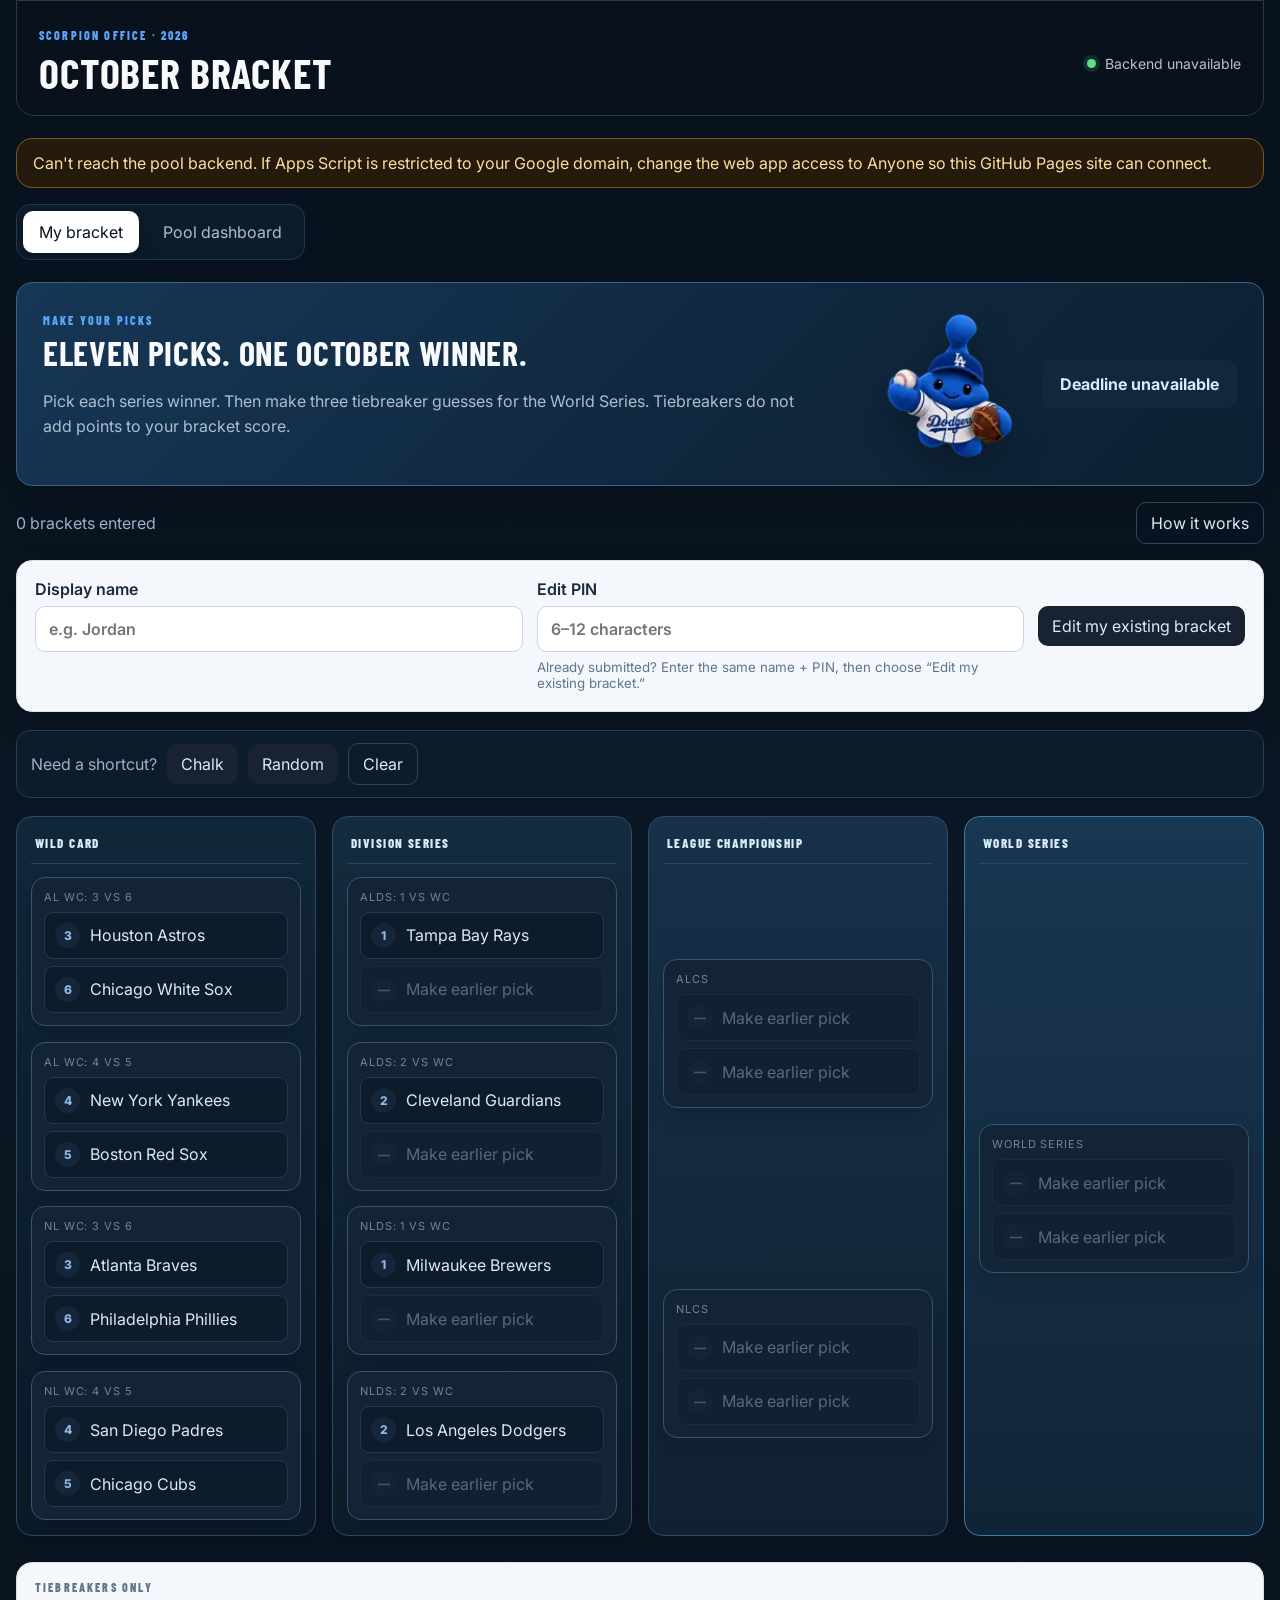
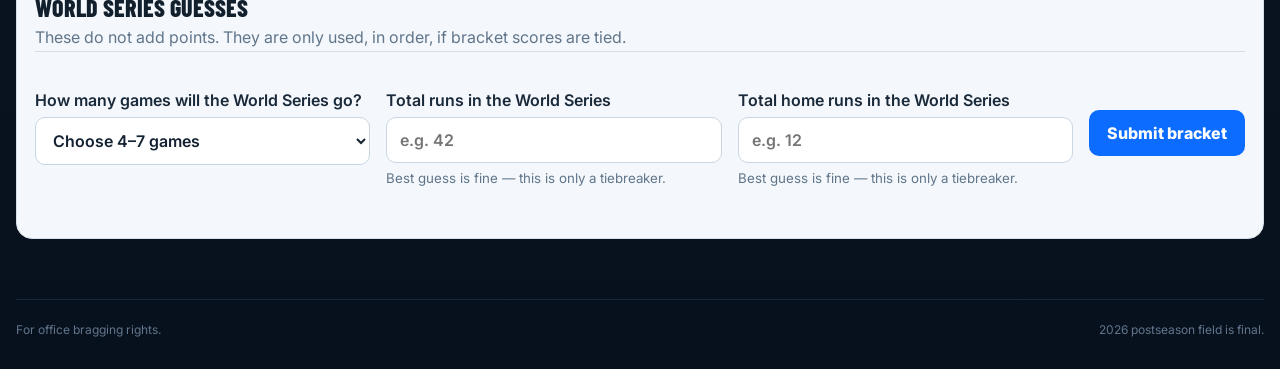
<file: mlb-playoff-pool/index.html>
<!doctype html>
<html lang="en">
<head>
  <meta charset="utf-8">
  <meta name="viewport" content="width=device-width,initial-scale=1">
  <meta name="theme-color" content="#08111f">
  <title>Scorpion Office MLB Playoff Pool</title>
  <link rel="preconnect" href="https://fonts.googleapis.com">
  <link rel="preconnect" href="https://fonts.gstatic.com" crossorigin>
  <link href="https://fonts.googleapis.com/css2?family=Barlow+Condensed:wght@600;700;800;900&family=Inter:wght@400;500;600;700&display=swap" rel="stylesheet">
  <link rel="stylesheet" href="./styles.css?v=20260929-7">
</head>
<body>
  <header class="site-header">
    <div>
      <p class="eyebrow">SCORPION OFFICE · 2026</p>
      <h1>October Bracket</h1>
    </div>
    <div class="header-status">
      <span id="lockDot" class="status-dot"></span>
      <span id="lockLabel">Checking pool…</span>
    </div>
  </header>

  <main>
    <section id="setupBanner" class="notice warning hidden">
      <strong>One setup step remains.</strong>
      Add the deployed Google Apps Script Web App URL to <code>config.js</code>.
    </section>

    <nav class="tabs" aria-label="Pool views">
      <button class="tab active" data-view="picks">My bracket</button>
      <button class="tab" data-view="dashboard">Pool dashboard</button>
    </nav>

    <section id="picksView" class="view active">
      <div class="hero-card">
        <div class="hero-copy">
          <p class="eyebrow">MAKE YOUR PICKS</p>
          <h2>Eleven picks. One October winner.</h2>
          <p class="subtle">Pick each series winner. Then make three tiebreaker guesses for the World Series. Tiebreakers do not add points to your bracket score.</p>
        </div>
        <div class="hero-side">
          <img id="heroScorpy" class="hero-scorpy" src="./assets/scorpy-dodgers.svg?v=1" alt="Scorpy in a Dodgers baseball outfit">
          <div id="countdown" class="countdown">Deadline loading…</div>
        </div>
      </div>

      <div id="commissionerNote" class="notice note hidden"></div>
      <div class="pool-meta">
        <span id="entryCount">0 brackets entered</span>
        <button id="rulesBtn" class="chip ghost" type="button">How it works</button>
      </div>
      <div id="rulesPanel" class="panel rules-panel hidden">
        <div class="panel-heading"><h3>How it works</h3><span>Office bragging rights</span></div>
        <div class="rules-grid">
          <div><strong>Scoring</strong><span>1 point per correct series winner, 11 points max.</span></div>
          <div><strong>Tiebreaker</strong><span>After bracket score: closest WS games, then total runs, then total home runs. Tiebreakers do not add points.</span></div>
          <div><strong>Privacy</strong><span>Other brackets stay hidden until the pool locks.</span></div>
          <div><strong>Edits</strong><span>Use your name + edit PIN to reopen your bracket before lock.</span></div>
        </div>
      </div>

      <div class="identity-card">
        <label>
          <span class="field-title">Display name</span>
          <input id="nameInput" autocomplete="name" maxlength="40" placeholder="e.g. Jordan">
        </label>
        <label>
          <span class="field-title">Edit PIN</span>
          <input id="pinInput" type="password" inputmode="text" maxlength="12" placeholder="6–12 characters">
          <small>Already submitted? Enter the same name + PIN, then choose “Edit my existing bracket.”</small>
        </label>
        <button id="loadMineBtn" class="secondary">Edit my existing bracket</button>
      </div>

      <div class="quick-picks">
        <span>Need a shortcut?</span>
        <button id="chalkBtn" class="chip">Chalk</button>
        <button id="randomBtn" class="chip">Random</button>
        <button id="clearBtn" class="chip ghost">Clear</button>
      </div>

      <div id="bracket" class="bracket" aria-live="polite"></div>

      <div class="submit-card">
        <div class="tiebreaker-intro">
          <p class="eyebrow">TIEBREAKERS ONLY</p>
          <h3>World Series guesses</h3>
          <p>These do not add points. They are only used, in order, if bracket scores are tied.</p>
        </div>
        <label>
          <span class="field-title">How many games will the World Series go?</span>
          <select id="wsGames">
            <option value="">Choose 4–7 games</option>
            <option value="4">4 games</option>
            <option value="5">5 games</option>
            <option value="6">6 games</option>
            <option value="7">7 games</option>
          </select>
        </label>
        <label>
          <span class="field-title">Total runs in the World Series</span>
          <input id="wsRuns" type="number" inputmode="numeric" min="1" max="150" placeholder="e.g. 42">
          <small>Best guess is fine — this is only a tiebreaker.</small>
        </label>
        <label>
          <span class="field-title">Total home runs in the World Series</span>
          <input id="wsHRs" type="number" inputmode="numeric" min="0" max="80" placeholder="e.g. 12">
          <small>Best guess is fine — this is only a tiebreaker.</small>
        </label>
        <label id="overrideWrap" class="hidden">
          Commissioner password
          <input id="overridePassword" type="password" autocomplete="current-password" placeholder="Required after lock">
        </label>
        <button id="submitBtn" class="primary">Submit bracket</button>
        <p id="submitMessage" class="form-message"></p>
        <div id="submissionReceipt" class="receipt hidden"></div>
      </div>
    </section>

    <section id="dashboardView" class="view">
      <div class="dashboard-top">
        <div>
          <p class="eyebrow">LIVE POOL</p>
          <h2>Scoreboard</h2>
        </div>
        <div class="dashboard-actions">
          <div class="la-scorpy-badge" aria-label="Dodgers Scorpy">
            <img id="dashboardScorpy" class="dashboard-scorpy" src="./assets/scorpy-dodgers.svg?v=1" alt="Scorpy in a Dodgers baseball outfit">
          </div>
          <div class="dashboard-refresh-meta">
            <span id="dashboardUpdatedAt">Updating…</span>
            <button id="refreshDashboardBtn" class="secondary">Refresh</button>
          </div>
        </div>
      </div>
      <div id="dashboardLocked" class="notice">Everyone else's picks will appear here once the pool locks.</div>
      <div id="dashboardContent" class="hidden">
        <article class="panel bracket-panel">
          <div class="panel-heading bracket-heading">
            <div>
              <p class="eyebrow">POSTSEASON PICTURE</p>
              <h3>Live bracket</h3>
            </div>
            <span>Bracket path + pool pick percentages</span>
          </div>
          <div id="liveBracket"></div>
        </article>

        <div class="dashboard-grid dashboard-grid-lower">
          <article class="panel leaderboard-panel">
            <div class="panel-heading"><h3>Leaderboard</h3><span>1 point per correct series pick</span></div>
            <div id="leaderboard" class="leaderboard-scroll"></div>
          </article>
          <article class="panel on-deck-panel">
            <div class="panel-heading"><h3>On deck</h3><span>MLB schedule + probable starters · live</span></div>
            <div id="games" class="games-scroll"></div>
          </article>
        </div>
      </div>
    </section>
  </main>

  <footer>
    <span>For office bragging rights.</span>
    <span>2026 postseason field is final.</span>
  </footer>

  <script src="./config.js"></script>
  <script src="./app.js?v=20260929-7"></script>
</body>
</html>
</file>
<file: mlb-playoff-pool/styles.css>
*{box-sizing:border-box}body{margin:0;background:#06090d;color:#f7f9fc;font-family:Inter,system-ui,sans-serif}button,input,select{font:inherit}.site-header,main,footer{width:min(1440px,calc(100% - 32px));margin:auto}.site-header{display:flex;justify-content:space-between;gap:24px;align-items:center;padding:28px 0 18px;border-bottom:1px solid #213149}.eyebrow{margin:0 0 6px;color:#5ba7ff;font:800 12px/1 "Barlow Condensed",sans-serif;letter-spacing:.18em}.site-header h1,.hero-card h2,.dashboard-top h2,.admin-card h2{margin:0;font-family:"Barlow Condensed",sans-serif;text-transform:uppercase;letter-spacing:.02em}.site-header h1{font-size:42px}.header-status{display:flex;align-items:center;gap:9px;color:#b7c4d6;font-size:14px}.status-dot{width:9px;height:9px;border-radius:50%;background:#8492a6;box-shadow:0 0 0 4px #8492a61c}.status-dot.live{background:#5be38b;box-shadow:0 0 0 4px #5be38b22}.status-dot.locked{background:#ffb454;box-shadow:0 0 0 4px #ffb45422}main{padding:22px 0 60px}.tabs{display:flex;gap:8px;margin:0 0 22px;overflow:auto}.tab,.chip,.secondary,.primary{border:0;border-radius:10px;cursor:pointer}.tab{padding:11px 16px;background:#111821;color:#aebed1}.tab.active{background:#ffffff;color:#07111d}.view{display:none}.view.active{display:block}.hero-card,.identity-card,.submit-card,.admin-card,.panel,.notice{background:#111720;border:1px solid #273240;border-radius:16px}.hero-card{display:flex;justify-content:space-between;gap:24px;align-items:center;padding:26px}.hero-card h2,.dashboard-top h2,.admin-card h2{font-size:34px}.subtle{color:#aebed1;max-width:760px;line-height:1.55}.countdown{padding:14px 18px;border-radius:12px;background:#13263e;color:#d9e9ff;font-weight:700;white-space:nowrap}.identity-card{display:grid;grid-template-columns:1fr 1fr auto;gap:14px;align-items:end;margin-top:16px;padding:18px}.identity-card label,.submit-card label,.admin-card label{display:grid;gap:7px;color:#d4deea;font-weight:600}.identity-card small{color:#8293a8;font-weight:400}input,select{width:100%;border:1px solid #31445f;background:#06090d;color:#fff;border-radius:10px;padding:12px 13px;outline:none}input:focus,select:focus{border-color:#5ba7ff;box-shadow:0 0 0 3px #5ba7ff18}.quick-picks{display:flex;gap:10px;align-items:center;margin:18px 0;color:#9cb0c7}.chip,.secondary{padding:10px 14px;background:#182230;color:#dbe9f8}.chip.ghost{background:transparent;border:1px solid #31445f}.primary{padding:12px 18px;background:#0b6cff;color:#fff;font-weight:800}.primary:disabled,.secondary:disabled,.chip:disabled{opacity:.45;cursor:not-allowed}.bracket{display:grid;grid-template-columns:repeat(4,minmax(240px,1fr));gap:14px;overflow:auto;padding-bottom:8px}.round{display:grid;gap:12px;align-content:start}.round-title{display:flex;justify-content:space-between;align-items:baseline;color:#9cb0c7;text-transform:uppercase;font:800 13px "Barlow Condensed",sans-serif;letter-spacing:.11em}.matchup{background:#111720;border:1px solid #273240;border-radius:14px;padding:12px}.matchup-label{color:#72849a;font-size:11px;text-transform:uppercase;letter-spacing:.08em;margin-bottom:8px}.team-btn{width:100%;display:flex;align-items:center;gap:10px;text-align:left;background:#0a1421;color:#dfe8f3;border:1px solid #263851;border-radius:9px;padding:10px;margin-top:7px;cursor:pointer}.team-btn:hover{border-color:#4b6e9d}.team-btn.selected{border-color:#5ba7ff;background:#102a47;color:#fff}.seed{display:grid;place-items:center;width:25px;height:25px;border-radius:50%;background:#16263a;color:#8eb7e7;font-weight:800;font-size:12px}.team-btn.disabled{opacity:.35;cursor:not-allowed}.submit-card{display:grid;grid-template-columns:minmax(220px,320px) minmax(220px,320px) auto;gap:16px;align-items:end;margin-top:18px;padding:18px}.form-message{grid-column:1/-1;margin:0;color:#9cb0c7}.form-message.success{color:#6ce19a}.form-message.error{color:#ff8f8f}.dashboard-top{display:flex;justify-content:space-between;align-items:center;margin-bottom:16px}.dashboard-grid{display:grid;grid-template-columns:1.2fr 1fr;gap:16px}.panel{padding:18px;margin-bottom:16px}.panel-heading{display:flex;justify-content:space-between;align-items:baseline;gap:18px;margin-bottom:14px}.panel-heading h3{margin:0;font:800 22px "Barlow Condensed",sans-serif;text-transform:uppercase}.panel-heading span{color:#7f91a8;font-size:12px}.leader-row{display:grid;grid-template-columns:36px 1fr auto;gap:10px;align-items:center;padding:11px 0;border-bottom:1px solid #1d2b3d}.rank{font-weight:900;color:#5ba7ff}.score{font-weight:900}.game{padding:12px 0;border-bottom:1px solid #1d2b3d}.game-top{display:flex;justify-content:space-between;gap:12px;font-weight:700}.game-meta{margin-top:5px;color:#8798ad;font-size:12px}.popularity-grid{display:grid;grid-template-columns:repeat(auto-fit,minmax(220px,1fr));gap:12px}.pop-card{background:#091522;border-radius:11px;padding:12px}.pop-card strong{display:block;margin-bottom:8px}.bar{height:7px;background:#1b2a3c;border-radius:999px;overflow:hidden}.bar i{display:block;height:100%;background:#4da3ff}.notice{padding:14px 16px;color:#cbd9e8;margin-bottom:16px}.warning{border-color:#7b5a1e;background:#241b0d;color:#ffdca0}.hidden{display:none!important}.admin-card{padding:22px;margin-bottom:16px}.admin-card label{max-width:420px}.admin-actions{display:flex;gap:10px;margin-top:14px}.result-row{display:grid;grid-template-columns:180px 1fr;gap:14px;align-items:center;padding:10px 0;border-bottom:1px solid #1c2c40}.result-row label{color:#93a5bb;font-size:13px}footer{display:flex;justify-content:space-between;gap:16px;padding:22px 0 32px;color:#62758c;font-size:12px;border-top:1px solid #19293c}@media(max-width:900px){.identity-card,.submit-card,.dashboard-grid{grid-template-columns:1fr}.bracket{grid-template-columns:repeat(4,280px)}.hero-card{align-items:flex-start;flex-direction:column}.site-header{align-items:flex-start}.site-header h1{font-size:34px}.result-row{grid-template-columns:1fr}.submit-card .form-message{grid-column:auto}}
.pool-meta{display:flex;justify-content:space-between;align-items:center;gap:12px;margin:16px 0;color:#9cb0c7}
.rules-panel{margin-bottom:16px}
.rules-grid{display:grid;grid-template-columns:repeat(4,1fr);gap:12px}
.rules-grid>div{background:#0b1119;border:1px solid #25303d;border-radius:12px;padding:14px}
.rules-grid strong,.rules-grid span{display:block}.rules-grid strong{margin-bottom:6px;color:#fff}.rules-grid span{color:#8fa0b4;font-size:13px;line-height:1.4}
.notice.note{border-color:#214b7f;background:#0b1c31;color:#d9ebff}
.receipt{grid-column:1/-1;border:1px solid #214b7f;background:#0b1c31;color:#d9ebff;border-radius:10px;padding:11px 13px;font-weight:700}
.leader-row small{display:block;margin-top:3px;color:#71839a;font-size:11px;font-weight:500}
.admin-note-label{margin-top:16px}
@media(max-width:900px){.rules-grid{grid-template-columns:1fr 1fr}.pool-meta{align-items:flex-start}}
@media(max-width:560px){.rules-grid{grid-template-columns:1fr}}

/* 2026 pool polish */
body{background:linear-gradient(180deg,#07111d 0,#0b1724 48%,#07111d 100%)}
.site-header{background:#08111c;border:1px solid #26394f;border-radius:0 0 18px 18px;padding-left:22px;padding-right:22px}
.tabs{padding:6px;background:#0d1c2a;border:1px solid #22384f;border-radius:14px;width:max-content}
.tab{background:transparent}.tab.active{box-shadow:0 6px 20px rgba(0,0,0,.22)}
.admin-link{margin-left:8px;border:1px dashed #496984!important;color:#9cb5cb!important}
.hero-card{background:linear-gradient(135deg,#173756 0%,#10283f 55%,#0d2033 100%);border-color:#376487;box-shadow:0 18px 55px rgba(0,0,0,.22);overflow:hidden}
.hero-copy{max-width:760px}.hero-side{display:flex;align-items:center;gap:18px;position:relative;z-index:1}.hero-scorpy{width:150px;height:150px;object-fit:contain;filter:drop-shadow(0 16px 18px rgba(0,0,0,.28))}
.identity-card{background:#f4f8fc;color:#0c1724;border-color:#d6e0ea;box-shadow:0 12px 30px rgba(0,0,0,.18)}
.identity-card label{color:#1a2a3a}.identity-card small{color:#60758a}.identity-card input{background:#fff;color:#142233;border-color:#c8d6e4}
.quick-picks{padding:12px 14px;background:#0c1c2b;border:1px solid #263d55;border-radius:14px}
.bracket{gap:16px;align-items:stretch}
.round{display:flex;flex-direction:column;min-height:720px;background:linear-gradient(180deg,#11273a,#0c1a28);border:1px solid #2d4b67;border-radius:16px;padding:14px}
.round:nth-child(2){background:linear-gradient(180deg,#142c3f,#0e1d2b)}
.round:nth-child(3){background:linear-gradient(180deg,#173149,#102132)}
.round:nth-child(4){background:linear-gradient(180deg,#193751,#102437);border-color:#3e79a8}
.round-title{padding:4px 4px 12px;border-bottom:1px solid #2a455e;color:#d9ebf8}
.round-games{flex:1;display:flex;flex-direction:column;justify-content:space-around;gap:14px}
.matchup{background:#132436;border-color:#38536d;box-shadow:0 10px 24px rgba(0,0,0,.14)}
.team-btn{background:#0d1c2a}.team-btn.selected{background:linear-gradient(90deg,#0f5da7,#143958);border-color:#65b8ff;box-shadow:0 0 0 2px rgba(101,184,255,.12)}
.submit-card{grid-template-columns:repeat(3,minmax(180px,1fr)) auto;background:#f4f8fc;color:#12202e;border-color:#d6e0ea}
.submit-card label{color:#1a2a3a}.submit-card input,.submit-card select{background:#fff;color:#142233;border-color:#c8d6e4}
.submit-card small{color:#60758a;font-weight:400}
.tiebreaker-intro{grid-column:1/-1;padding-bottom:4px;border-bottom:1px solid #d6e0ea}.tiebreaker-intro h3{margin:0 0 5px;font:800 24px "Barlow Condensed",sans-serif;text-transform:uppercase}.tiebreaker-intro p{margin:0;color:#60758a}
.panel,.admin-card{background:#102235;border-color:#294761}.dashboard-grid>.panel:first-child{background:#f4f8fc;color:#142233;border-color:#d4e0eb}.dashboard-grid>.panel:first-child .panel-heading span,.dashboard-grid>.panel:first-child .leader-row small{color:#61778b}
.api-panel{background:linear-gradient(135deg,#123453,#102437)}
.api-health{display:grid;grid-template-columns:repeat(3,1fr);gap:12px;margin:0 0 16px}.api-health>div{background:#091725;border:1px solid #2e506c;border-radius:12px;padding:14px}.api-health strong,.api-health span{display:block}.api-health span{margin-top:5px;color:#86c7ff;font-size:13px}
.compact{margin-bottom:0}.manual-fallback summary{cursor:pointer;font-weight:800;color:#a9c9e6}
@media(max-width:900px){.hero-side{width:100%;justify-content:space-between}.hero-scorpy{width:110px;height:110px}.submit-card{grid-template-columns:1fr}.tiebreaker-intro{grid-column:auto}.round{min-height:620px}.api-health{grid-template-columns:1fr}}

/* Final pre-share QC */
.tabs{width:max-content}
.identity-card{align-items:start}
.identity-card .field-title{display:block;min-height:20px}
.identity-card small{display:block;min-height:34px}
.identity-card>.secondary{align-self:start;margin-top:27px}
.submit-card{align-items:start}
.submit-card .field-title{display:flex;align-items:flex-end;min-height:42px}
.submit-card>label small{display:block;min-height:34px}
.submit-card>.primary{align-self:start;margin-top:42px;min-height:46px}
.matchup-picked{border-color:#5ba7ff;box-shadow:0 0 0 1px rgba(91,167,255,.22),0 10px 24px rgba(0,0,0,.14)}
.team-btn.selected{background:linear-gradient(90deg,#1674cc,#16466f)!important;border-color:#7bc5ff!important;box-shadow:0 0 0 2px rgba(123,197,255,.2)!important}
.dashboard-actions{display:flex;align-items:center;gap:12px}
.la-scorpy-badge{display:flex;align-items:center;gap:8px;padding:7px 11px;border-radius:999px;background:#f4f8fc;color:#173958;border:1px solid #c4dced;font-size:12px;font-weight:700}
.la-cap{display:grid;place-items:center;width:32px;height:32px;border-radius:50%;background:#145da0;color:#fff;font:800 13px/1 "Barlow Condensed",sans-serif;letter-spacing:.04em}
@media(max-width:900px){
  .identity-card>.secondary,.submit-card>.primary{margin-top:0}
  .submit-card .field-title{min-height:0}
  .identity-card small,.submit-card>label small{min-height:0}
  .dashboard-actions{width:100%;justify-content:space-between}
}

/* Submission UX + dashboard mascot cleanup */
.la-scorpy-badge{padding:0;background:transparent;border:0;border-radius:0}
.dashboard-scorpy{display:block;width:72px;height:72px;object-fit:contain;filter:drop-shadow(0 8px 12px rgba(0,0,0,.2))}
.dashboard-actions{gap:14px}
@media(max-width:900px){.dashboard-scorpy{width:58px;height:58px}}


/* Live dashboard bracket */
.bracket-panel{overflow:hidden}
.bracket-legend{display:flex;justify-content:space-between;gap:14px;flex-wrap:wrap;margin:0 0 14px;color:#91a7bd;font-size:12px}
.bracket-legend b{color:#eaf4ff}.odds-note{color:#ffbf70}
.live-bracket-grid{display:grid;grid-template-columns:1.2fr 1.12fr 1fr .95fr 1fr 1.12fr 1.2fr;gap:12px;min-width:1180px;align-items:stretch}
#liveBracket{overflow-x:auto;padding-bottom:8px}
.dash-round{display:flex;flex-direction:column;justify-content:space-around;gap:12px;min-width:0}
.dash-round-label{text-align:center;color:#79baff;font:800 12px/1 "Barlow Condensed",sans-serif;letter-spacing:.13em;text-transform:uppercase;padding:2px 0 6px}
.dash-series{position:relative;background:#0a1724;border:1px solid #2e4d68;border-radius:12px;padding:10px;min-width:0}
.dash-series.decided{border-color:#4b80a7}
.dash-series-title{color:#8ba1b7;font-size:10px;text-transform:uppercase;letter-spacing:.08em;margin-bottom:7px}
.dash-series-teams{display:grid;gap:5px}
.dash-team{display:grid;grid-template-columns:24px minmax(0,1fr) auto;gap:7px;align-items:center;background:#0e2132;border:1px solid #1d3850;border-radius:8px;padding:7px 8px}
.dash-team.winner{border-color:#70c4ff;background:#123451}
.dash-seed{display:grid;place-items:center;width:21px;height:21px;border-radius:50%;background:#172e45;color:#9fc9ed;font-size:10px;font-weight:800}
.dash-team-name{overflow:hidden;text-overflow:ellipsis;white-space:nowrap;font-size:11px;font-weight:700;color:#eef6ff}
.dash-pct{font-size:11px;font-weight:900;color:#72bbff}
.dash-others{padding:4px 2px 1px;color:#6f8499;font-size:10px}
.dash-round.ws{justify-content:center}
.dash-round.cs{justify-content:center}
.dash-round.ds .dash-series:first-of-type{margin-bottom:34px}
.dash-round.wc .dash-series:first-of-type{margin-bottom:54px}
@media(max-width:900px){
  .live-bracket-grid{min-width:1080px}
  .bracket-legend{display:grid}
}


/* Dashboard layout v4 */
.bracket-panel{margin-bottom:16px;background:linear-gradient(180deg,#10263a 0%,#0d1d2d 100%)}
.bracket-heading{align-items:flex-end}
.bracket-heading .eyebrow{margin-bottom:4px}
.bracket-heading h3{font-size:28px}
.dashboard-grid-lower{grid-template-columns:minmax(0,1.15fr) minmax(0,.85fr);align-items:start}
.leaderboard-panel{background:#f4f8fc!important;color:#142233!important}
.leaderboard-panel .panel-heading span{color:#61778b!important}
.leaderboard-scroll,.games-scroll{max-height:560px;overflow-y:auto;padding-right:8px;scrollbar-gutter:stable}
.leaderboard-scroll::-webkit-scrollbar,.games-scroll::-webkit-scrollbar,#liveBracket::-webkit-scrollbar{width:9px;height:9px}
.leaderboard-scroll::-webkit-scrollbar-thumb,.games-scroll::-webkit-scrollbar-thumb,#liveBracket::-webkit-scrollbar-thumb{background:#35536f;border-radius:999px}
.leaderboard-scroll::-webkit-scrollbar-track,.games-scroll::-webkit-scrollbar-track,#liveBracket::-webkit-scrollbar-track{background:transparent}

/* Give full team names room; never ellipsize */
.live-bracket-grid{grid-template-columns:1.35fr 1.32fr 1.22fr 1.18fr 1.22fr 1.32fr 1.35fr;gap:14px;min-width:1540px}
.dash-series{padding:11px}
.dash-team{grid-template-columns:24px minmax(118px,1fr) auto;gap:8px;padding:8px}
.dash-team-name{overflow:visible;text-overflow:clip;white-space:normal;line-height:1.15;font-size:11px}
.dash-pct{white-space:nowrap}
.dash-round-label{font-size:13px}
.dash-series-title{font-size:10px}
#liveBracket{overflow-x:auto;padding-bottom:12px}
.bracket-legend{margin-bottom:16px}

@media(max-width:900px){
  .dashboard-grid-lower{grid-template-columns:1fr}
  .leaderboard-scroll,.games-scroll{max-height:420px}
  .live-bracket-grid{min-width:1450px}
}


/* Dashboard polish v5 */
.dashboard-refresh-meta{display:flex;align-items:center;gap:10px;color:#8298ad;font-size:11px}
.bracket-panel{border-color:#365b78;box-shadow:inset 0 1px 0 rgba(255,255,255,.02)}
.bracket-heading{margin-bottom:10px}
.bracket-heading h3{font-size:32px}
.bracket-legend{padding:10px 12px;background:#0b1b2a;border:1px solid #203d56;border-radius:10px}
.bracket-legend span:last-child{color:#75a9d4}
.dash-round-label{font-size:14px;letter-spacing:.15em}
.dash-series{box-shadow:0 8px 20px rgba(0,0,0,.12)}
.dash-team{
  position:relative;
  isolation:isolate;
  grid-template-columns:24px 26px minmax(138px,1fr) auto;
  overflow:hidden;
}
.dash-pct-fill{
  position:absolute;inset:0 auto 0 0;width:var(--pick-pct,0%);
  background:linear-gradient(90deg,rgba(54,139,210,.20),rgba(54,139,210,.06));
  z-index:-1;border-right:1px solid rgba(101,184,255,.12)
}
.dash-team-logo{width:24px;height:24px;object-fit:contain}
.dash-team.winner{border-color:#70c4ff;background:#143a59}
.dash-team.winner .dash-pct-fill{background:linear-gradient(90deg,rgba(64,177,120,.28),rgba(64,177,120,.07))}
.dash-team.eliminated{opacity:.48;filter:saturate(.5)}
.dash-advanced{
  grid-column:3/-1;
  color:#74e0a1;
  font:800 9px/1 "Barlow Condensed",sans-serif;
  letter-spacing:.09em;
  margin-top:1px
}
.dash-team-name{font-size:11.5px}
.dash-pct{font-size:12px}
.dash-series::after{
  content:"";position:absolute;right:-15px;top:50%;width:15px;border-top:1px solid rgba(112,164,205,.28)
}
.dash-round.ws .dash-series::after,.dash-round.nl .dash-series::after{display:none}
.dash-round.nl .dash-series::before{
  content:"";position:absolute;left:-15px;top:50%;width:15px;border-top:1px solid rgba(112,164,205,.28)
}
.dash-round.ws{padding:0 2px}
.dash-round.ws .dash-series{border-color:#477fac;background:linear-gradient(180deg,#102d47,#0c2237)}
.leader-row.podium{border-radius:10px;padding-left:8px;padding-right:8px;margin-bottom:4px}
.leader-row.podium-1{background:rgba(241,185,54,.10)}
.leader-row.podium-2{background:rgba(176,190,205,.11)}
.leader-row.podium-3{background:rgba(189,124,73,.10)}
.leader-row.podium .rank{font-size:17px}
.game-status-row{display:flex;align-items:center;gap:8px;margin-top:6px}
.game-score{font:900 18px/1 "Barlow Condensed",sans-serif;color:#fff}
.game-status{color:#8ea4b9;font-size:11px}
.game-live{background:#0d2a3b;border-radius:10px;padding:12px;margin:4px 0;border:1px solid #285d7a}
.game-live .game-status{color:#68d69b;font-weight:700}
.on-deck-panel .panel-heading span{white-space:nowrap}
@media(max-width:900px){
  .dashboard-refresh-meta{align-items:flex-end;flex-direction:column}
  .dash-team{grid-template-columns:24px 24px minmax(130px,1fr) auto}
}


/* Full-width responsive desktop bracket + stronger pick bars */
.site-header,main,footer{
  width:calc(100% - 32px);
  max-width:none;
}
#dashboardView{width:100%}
.bracket-panel{overflow:visible}
#liveBracket{
  width:100%;
  overflow-x:visible;
}
.live-bracket-grid{
  width:100%;
  min-width:0;
  grid-template-columns:repeat(7,minmax(0,1fr));
  gap:12px;
}
.dash-round,.dash-series{min-width:0}
.dash-team{
  grid-template-columns:22px 24px minmax(0,1fr) auto;
  gap:6px;
}
.dash-team-name{
  min-width:0;
  white-space:normal;
  overflow:visible;
  text-overflow:clip;
  overflow-wrap:anywhere;
  line-height:1.14;
  font-size:clamp(10px,.72vw,12px);
}
.dash-pct{font-size:clamp(10px,.68vw,12px)}
.dash-round-label{font-size:clamp(11px,.78vw,14px)}
.dash-series-title{font-size:clamp(9px,.62vw,10px)}
.dash-pct-fill{
  background:linear-gradient(90deg,rgba(44,111,166,.40),rgba(44,111,166,.16));
  border-right:1px solid rgba(108,190,255,.28);
}
.dash-team.winner .dash-pct-fill{
  background:linear-gradient(90deg,rgba(47,142,91,.42),rgba(47,142,91,.15));
}

@media(max-width:1100px){
  .live-bracket-grid{gap:8px}
  .dash-series{padding:8px}
  .dash-team{grid-template-columns:20px 22px minmax(0,1fr) auto;padding:6px}
  .dash-team-logo{width:21px;height:21px}
}
@media(max-width:800px){
  .site-header,main,footer{width:calc(100% - 20px)}
  #liveBracket{overflow-x:auto}
  .live-bracket-grid{min-width:1180px;width:1180px}
}


/* Series progress */
.dash-series-progress{
  margin:-2px 0 8px;
  color:#8fc9ff;
  font-size:10px;
  font-weight:700;
  line-height:1.2;
}
.dash-series.decided .dash-series-progress{color:#77dba0}
</file>
